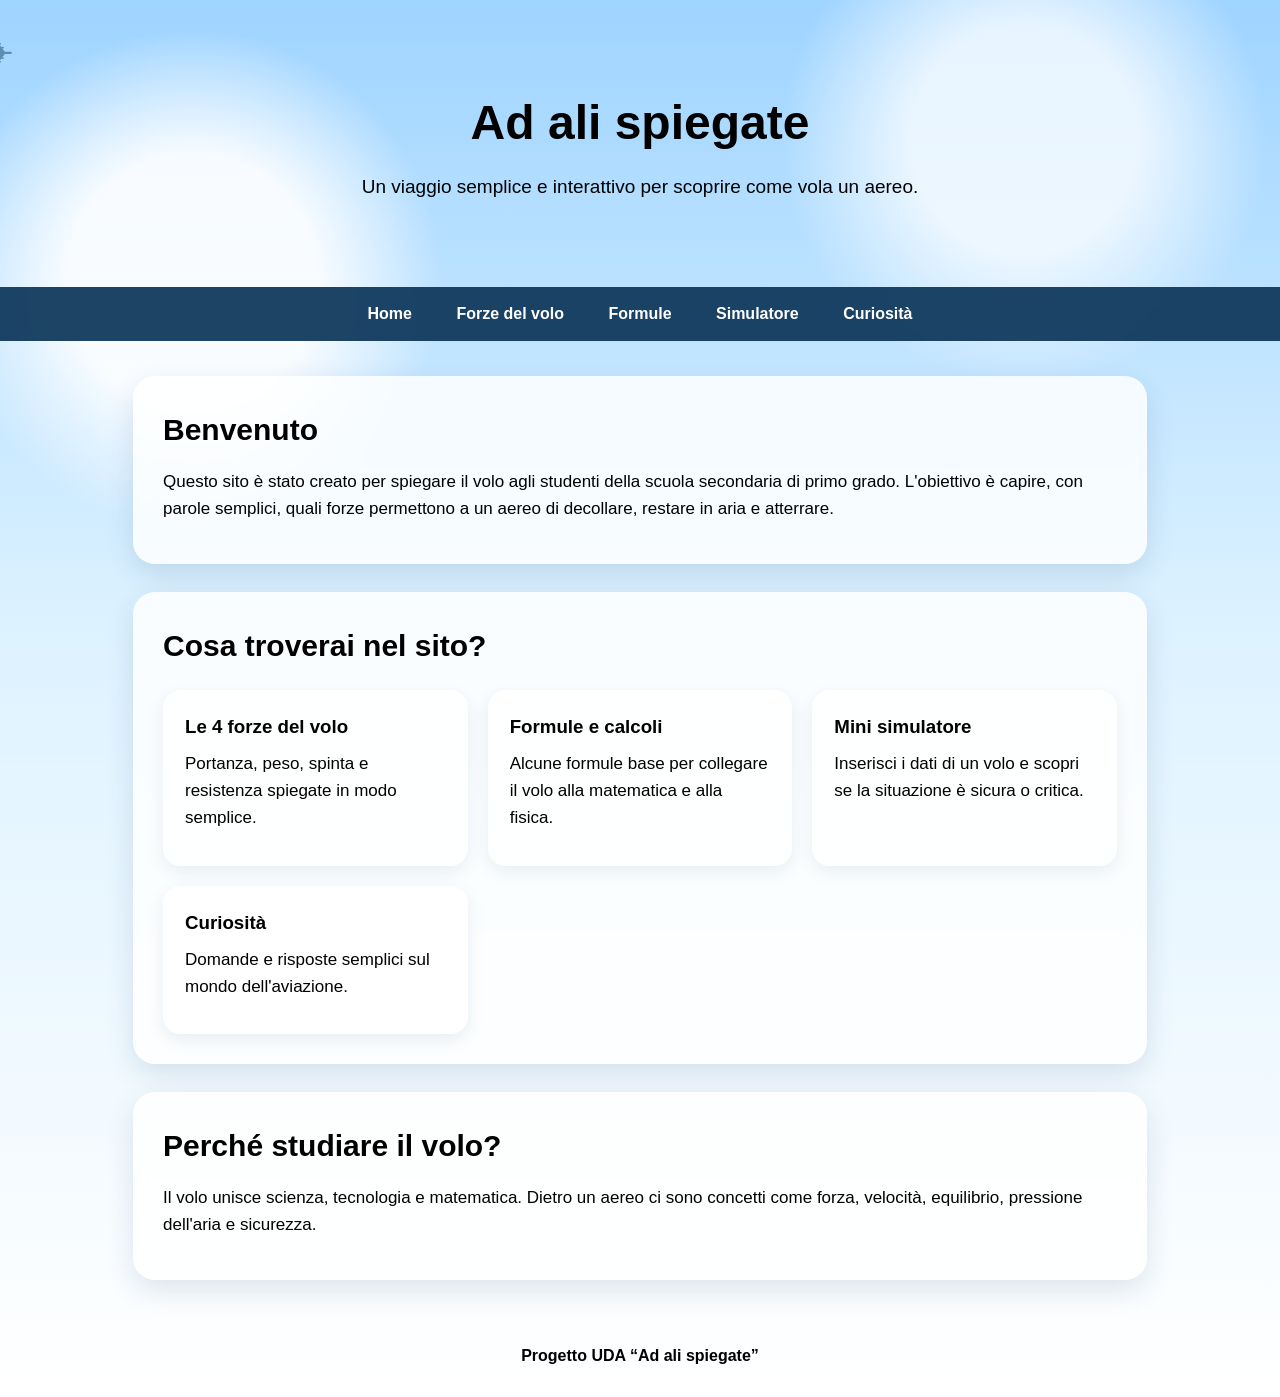
<file: index.html>
<!DOCTYPE html>
<html lang="it">
<head>
  <meta charset="UTF-8">
  <meta name="viewport" content="width=device-width, initial-scale=1.0">
  <title>Ad ali spiegate</title>
  <link rel="stylesheet" href="style.css">
</head>

<body>

<header class="header">
  <div class="plane" id="plane">✈ <div class="trail"></div></div>
  <h1>Ad ali spiegate</h1>
  <p>Un viaggio semplice e interattivo per scoprire come vola un aereo.</p>
</header>

<nav class="nav">
  <a href="index.html">Home</a>
  <a href="forze.html">Forze del volo</a>
  <a href="formule.html">Formule</a>
  <a href="simulatore.html">Simulatore</a>
  <a href="curiosita.html">Curiosità</a>
</nav>

<main class="container">

  <section class="section">
    <h2>Benvenuto</h2>
    <p>
      Questo sito è stato creato per spiegare il volo agli studenti della scuola secondaria di primo grado.
      L'obiettivo è capire, con parole semplici, quali forze permettono a un aereo di decollare,
      restare in aria e atterrare.
    </p>
  </section>

  <section class="section">
    <h2>Cosa troverai nel sito?</h2>

    <div class="card-list">
      <a class="card-link" href="forze.html">
        <h3>Le 4 forze del volo</h3>
        <p>Portanza, peso, spinta e resistenza spiegate in modo semplice.</p>
      </a>

      <a class="card-link" href="formule.html">
        <h3>Formule e calcoli</h3>
        <p>Alcune formule base per collegare il volo alla matematica e alla fisica.</p>
      </a>

      <a class="card-link" href="simulatore.html">
        <h3>Mini simulatore</h3>
        <p>Inserisci i dati di un volo e scopri se la situazione è sicura o critica.</p>
      </a>

      <a class="card-link" href="curiosita.html">
        <h3>Curiosità</h3>
        <p>Domande e risposte semplici sul mondo dell'aviazione.</p>
      </a>
    </div>
  </section>

  <section class="section">
    <h2>Perché studiare il volo?</h2>
    <p>
      Il volo unisce scienza, tecnologia e matematica. Dietro un aereo ci sono concetti come forza,
      velocità, equilibrio, pressione dell'aria e sicurezza.
    </p>
  </section>

</main>

<footer class="footer">
  <p>Progetto UDA “Ad ali spiegate”</p>
</footer>

<script src="aereo.js"></script>
</body>
</html>
</file>
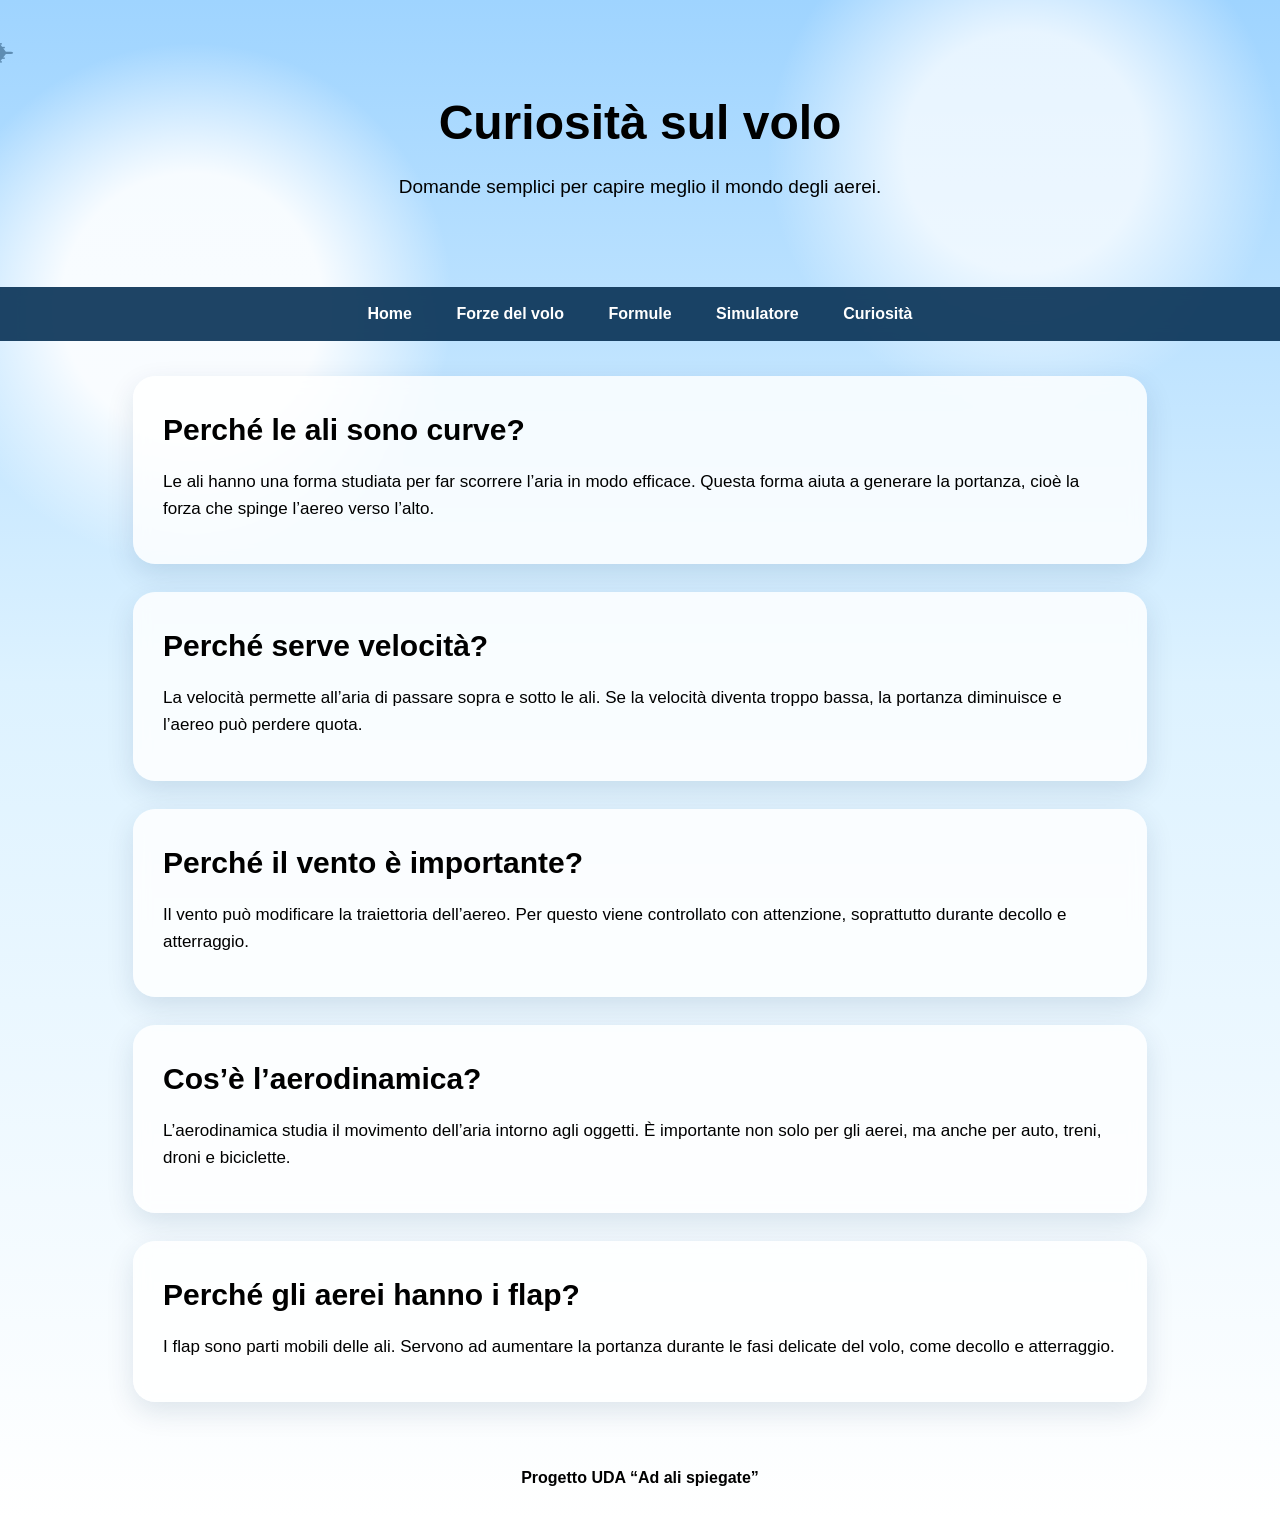
<file: curiosita.html>
<!DOCTYPE html>
<html lang="it">
<head>
  <meta charset="UTF-8">
  <meta name="viewport" content="width=device-width, initial-scale=1.0">
  <title>Curiosità sul volo</title>
  <link rel="stylesheet" href="style.css">
</head>

<body>

<header class="header">
  <div class="plane" id="plane">✈ <div class="trail"></div></div>
  <h1>Curiosità sul volo</h1>
  <p>Domande semplici per capire meglio il mondo degli aerei.</p>
</header>

<nav class="nav">
  <a href="index.html">Home</a>
  <a href="forze.html">Forze del volo</a>
  <a href="formule.html">Formule</a>
  <a href="simulatore.html">Simulatore</a>
  <a href="curiosita.html">Curiosità</a>
</nav>

<main class="container">

  <section class="section">
    <h2>Perché le ali sono curve?</h2>
    <p>
      Le ali hanno una forma studiata per far scorrere l’aria in modo efficace.
      Questa forma aiuta a generare la portanza, cioè la forza che spinge l’aereo verso l’alto.
    </p>
  </section>

  <section class="section">
    <h2>Perché serve velocità?</h2>
    <p>
      La velocità permette all’aria di passare sopra e sotto le ali.
      Se la velocità diventa troppo bassa, la portanza diminuisce e l’aereo può perdere quota.
    </p>
  </section>

  <section class="section">
    <h2>Perché il vento è importante?</h2>
    <p>
      Il vento può modificare la traiettoria dell’aereo.
      Per questo viene controllato con attenzione, soprattutto durante decollo e atterraggio.
    </p>
  </section>

  <section class="section">
    <h2>Cos’è l’aerodinamica?</h2>
    <p>
      L’aerodinamica studia il movimento dell’aria intorno agli oggetti.
      È importante non solo per gli aerei, ma anche per auto, treni, droni e biciclette.
    </p>
  </section>

  <section class="section">
    <h2>Perché gli aerei hanno i flap?</h2>
    <p>
      I flap sono parti mobili delle ali.
      Servono ad aumentare la portanza durante le fasi delicate del volo, come decollo e atterraggio.
    </p>
  </section>

</main>

<footer class="footer">
  <p>Progetto UDA “Ad ali spiegate”</p>
</footer>

<script src="aereo.js"></script>
</body>
</html>
</file>
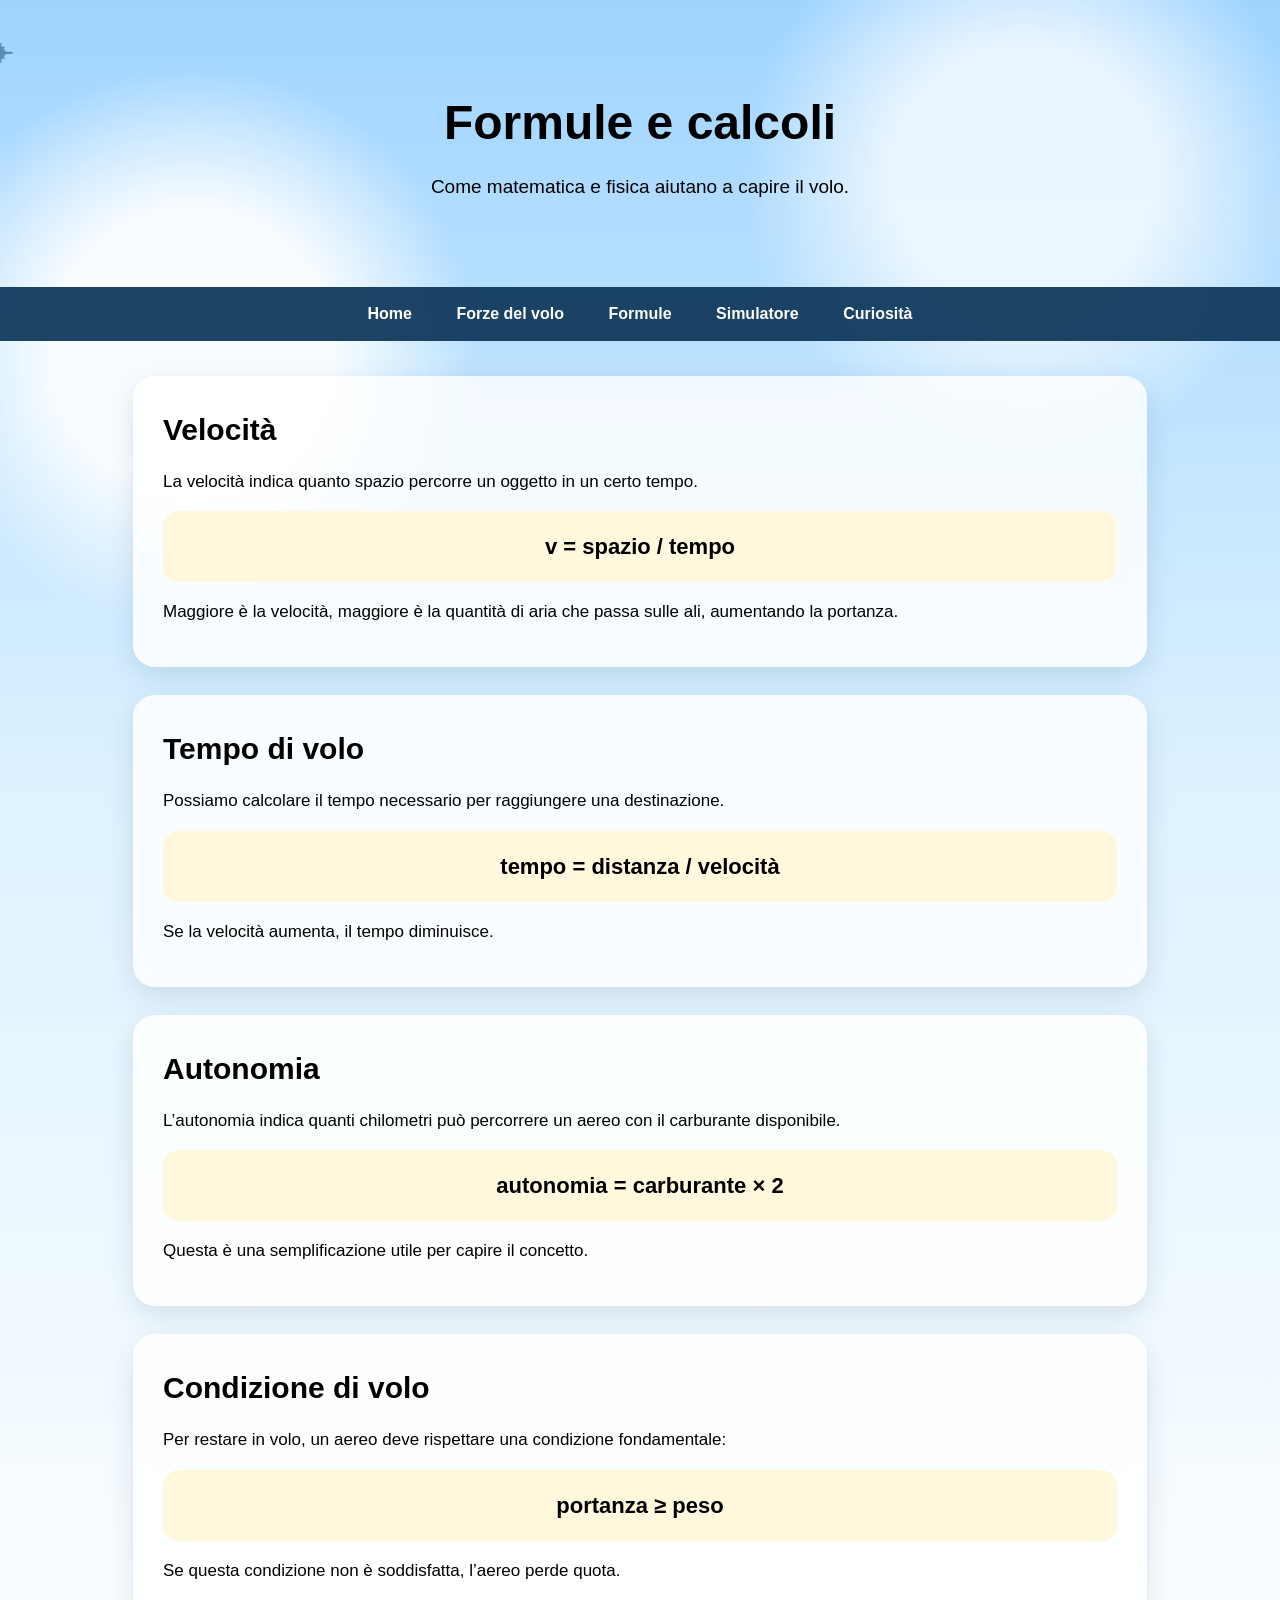
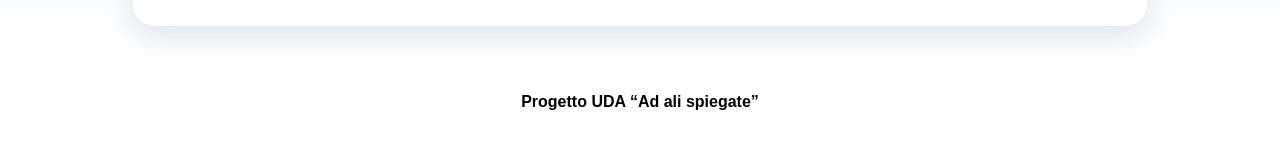
<file: formule.html>
<!DOCTYPE html>
<html lang="it">
<head>
  <meta charset="UTF-8">
  <meta name="viewport" content="width=device-width, initial-scale=1.0">
  <title>Formule del volo</title>
  <link rel="stylesheet" href="style.css">
</head>

<body>

<header class="header">
  <div class="plane" id="plane">✈ <div class="trail"></div></div>
  <h1>Formule e calcoli</h1>
  <p>Come matematica e fisica aiutano a capire il volo.</p>
</header>

<nav class="nav">
  <a href="index.html">Home</a>
  <a href="forze.html">Forze del volo</a>
  <a href="formule.html">Formule</a>
  <a href="simulatore.html">Simulatore</a>
  <a href="curiosita.html">Curiosità</a>
</nav>

<main class="container">

  <section class="section">
    <h2>Velocità</h2>
    <p>
      La velocità indica quanto spazio percorre un oggetto in un certo tempo.
    </p>

    <div class="formula-box">
      v = spazio / tempo
    </div>

    <p>
      Maggiore è la velocità, maggiore è la quantità di aria che passa sulle ali,
      aumentando la portanza.
    </p>
  </section>

  <section class="section">
    <h2>Tempo di volo</h2>
    <p>
      Possiamo calcolare il tempo necessario per raggiungere una destinazione.
    </p>

    <div class="formula-box">
      tempo = distanza / velocità
    </div>

    <p>
      Se la velocità aumenta, il tempo diminuisce.
    </p>
  </section>

  <section class="section">
    <h2>Autonomia</h2>
    <p>
      L’autonomia indica quanti chilometri può percorrere un aereo con il carburante disponibile.
    </p>

    <div class="formula-box">
      autonomia = carburante × 2
    </div>

    <p>
      Questa è una semplificazione utile per capire il concetto.
    </p>
  </section>

  <section class="section">
    <h2>Condizione di volo</h2>
    <p>
      Per restare in volo, un aereo deve rispettare una condizione fondamentale:
    </p>

    <div class="formula-box">
      portanza ≥ peso
    </div>

    <p>
      Se questa condizione non è soddisfatta, l’aereo perde quota.
    </p>
  </section>

</main>

<footer class="footer">
  <p>Progetto UDA “Ad ali spiegate”</p>
</footer>

<script src="aereo.js"></script>
</body>
</html>
</file>
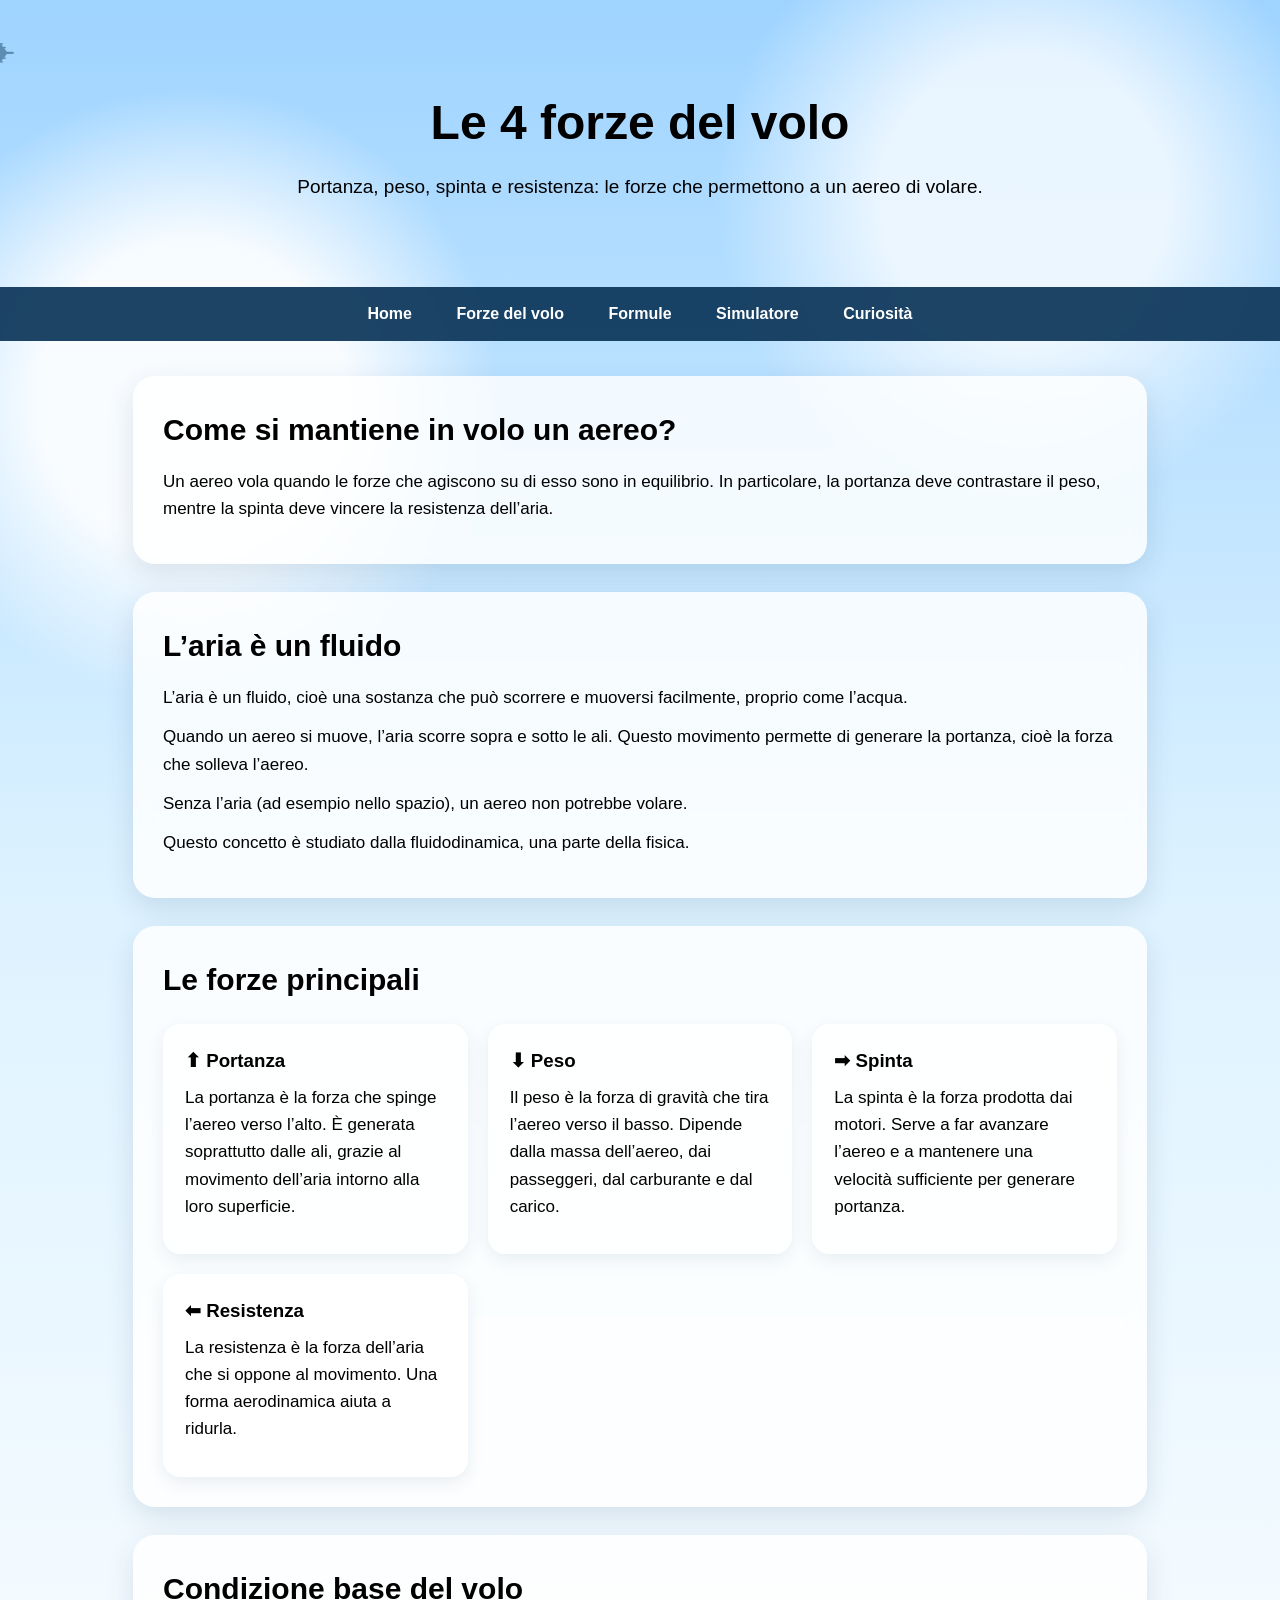
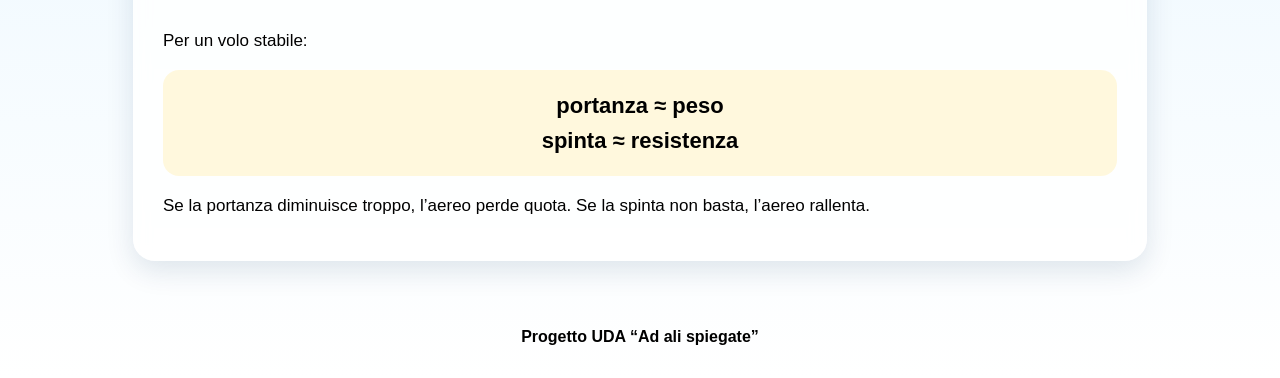
<file: forze.html>
<!DOCTYPE html>
<html lang="it">
<head>
  <meta charset="UTF-8">
  <meta name="viewport" content="width=device-width, initial-scale=1.0">
  <title>Le forze del volo</title>
  <link rel="stylesheet" href="style.css">
</head>

<body>

<header class="header">
  <div class="plane" id="plane">✈ <div class="trail"></div></div>
  <h1>Le 4 forze del volo</h1>
  <p>Portanza, peso, spinta e resistenza: le forze che permettono a un aereo di volare.</p>
  
</header>

<nav class="nav">
  <a href="index.html">Home</a>
  <a href="forze.html">Forze del volo</a>
  <a href="formule.html">Formule</a>
  <a href="simulatore.html">Simulatore</a>
  <a href="curiosita.html">Curiosità</a>
</nav>

<main class="container">

  <section class="section">
<h2>Come si mantiene in volo un aereo?</h2>
      
    <p>
      Un aereo vola quando le forze che agiscono su di esso sono in equilibrio.
      In particolare, la portanza deve contrastare il peso, mentre la spinta deve vincere la resistenza dell’aria.
    </p>
  </section>
    
<section class="section">
  <h2>L’aria è un fluido</h2>

  <p>
    L’aria è un fluido, cioè una sostanza che può scorrere e muoversi facilmente,
    proprio come l’acqua.
  </p>

  <p>
    Quando un aereo si muove, l’aria scorre sopra e sotto le ali.
    Questo movimento permette di generare la portanza, cioè la forza che solleva l’aereo.
  </p>

  <p>
    Senza l’aria (ad esempio nello spazio), un aereo non potrebbe volare.
  </p>
  <p>
    Questo concetto è studiato dalla fluidodinamica, una parte della fisica.
  </p>
</section>
    
  <section class="section">
    <h2>Le forze principali</h2>

    <div class="card-list">

      <div class="card">
        <h3>⬆ Portanza</h3>
        <p>
          La portanza è la forza che spinge l’aereo verso l’alto.
          È generata soprattutto dalle ali, grazie al movimento dell’aria intorno alla loro superficie.
        </p>
      </div>

      <div class="card">
        <h3>⬇ Peso</h3>
        <p>
          Il peso è la forza di gravità che tira l’aereo verso il basso.
          Dipende dalla massa dell’aereo, dai passeggeri, dal carburante e dal carico.
        </p>
      </div>

      <div class="card">
        <h3>➡ Spinta</h3>
        <p>
          La spinta è la forza prodotta dai motori.
          Serve a far avanzare l’aereo e a mantenere una velocità sufficiente per generare portanza.
        </p>
      </div>

      <div class="card">
        <h3>⬅ Resistenza</h3>
        <p>
          La resistenza è la forza dell’aria che si oppone al movimento.
          Una forma aerodinamica aiuta a ridurla.
        </p>
      </div>

    </div>
  </section>

  <section class="section">
    <h2>Condizione base del volo</h2>
    <p>
      Per un volo stabile:
    </p>

    <div class="formula-box">
      portanza ≈ peso<br>
      spinta ≈ resistenza
    </div>

    <p>
      Se la portanza diminuisce troppo, l’aereo perde quota.
      Se la spinta non basta, l’aereo rallenta.
    </p>
  </section>

</main>

<footer class="footer">
  <p>Progetto UDA “Ad ali spiegate”</p>
</footer>

<script src="aereo.js"></script>
</body>
</html>
</file>
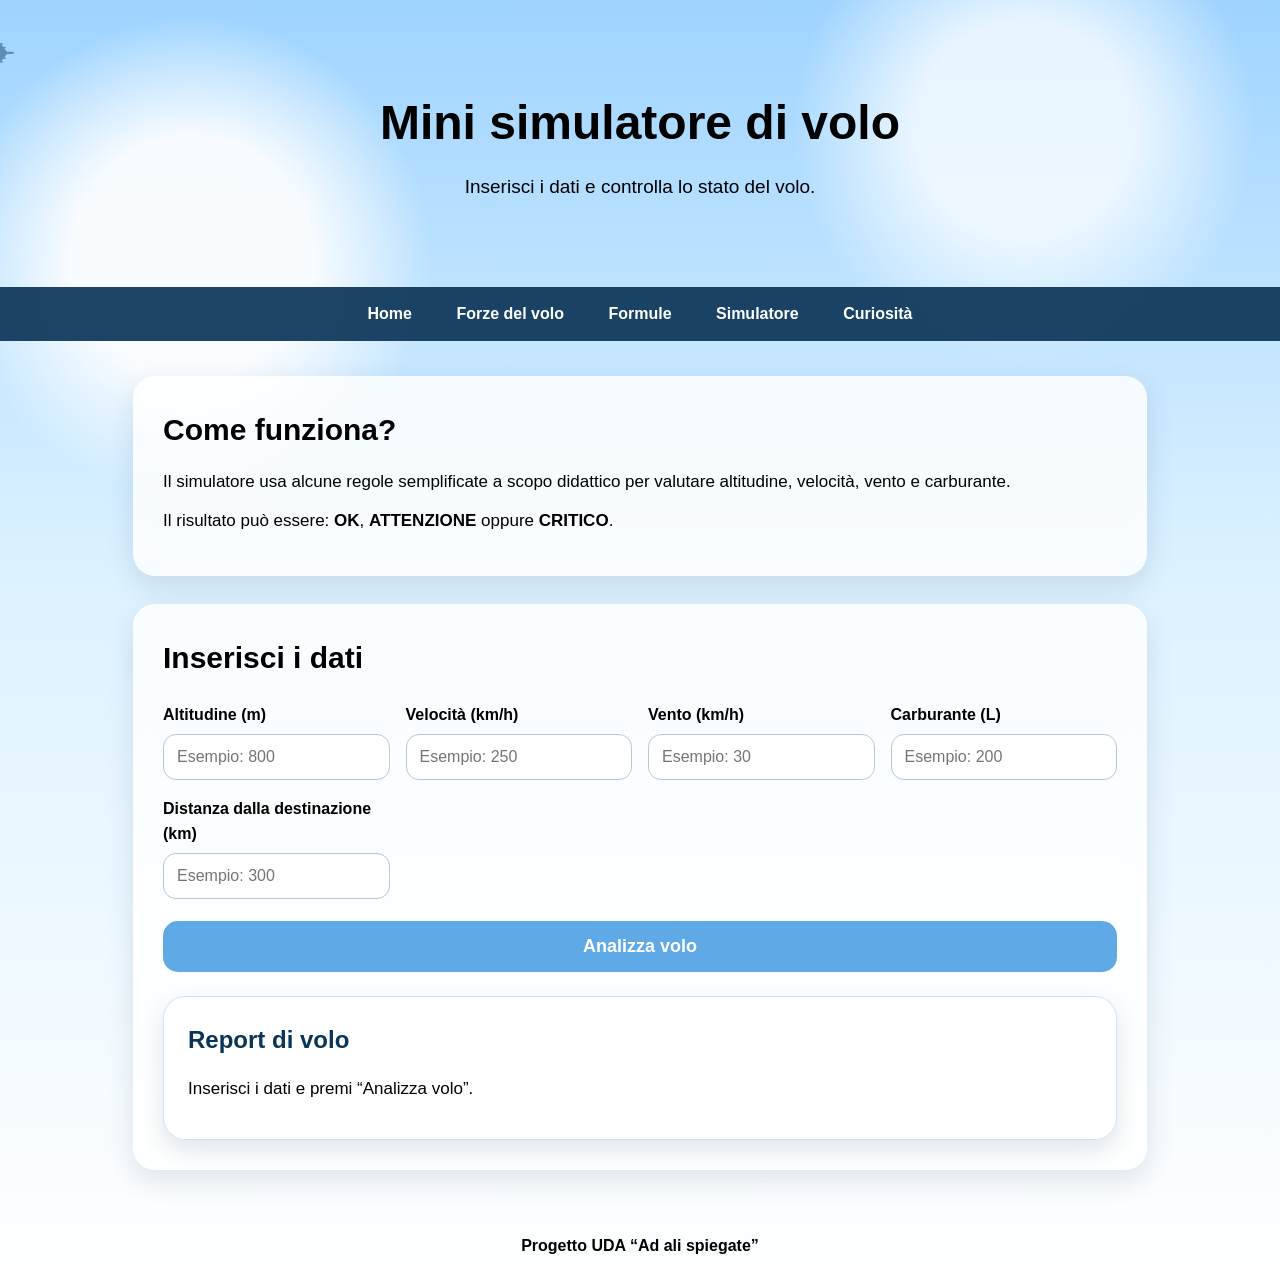
<file: simulatore.html>
<!DOCTYPE html>
<html lang="it">
<head>
  <meta charset="UTF-8">
  <meta name="viewport" content="width=device-width, initial-scale=1.0">
  <title>Simulatore di volo</title>
  <link rel="stylesheet" href="style.css">
</head>

<body>

<header class="header">
  <div class="plane" id="plane">✈ <div class="trail"></div></div>
  <h1>Mini simulatore di volo</h1>
  <p>Inserisci i dati e controlla lo stato del volo.</p>
</header>

<nav class="nav">
  <a href="index.html">Home</a>
  <a href="forze.html">Forze del volo</a>
  <a href="formule.html">Formule</a>
  <a href="simulatore.html">Simulatore</a>
  <a href="curiosita.html">Curiosità</a>
</nav>

<main class="container">

  <section class="section">
    <h2>Come funziona?</h2>
    <p>
      Il simulatore usa alcune regole semplificate a scopo didattico per valutare altitudine,
      velocità, vento e carburante.
    </p>

    <p>
      Il risultato può essere:
      <strong>OK</strong>, <strong>ATTENZIONE</strong> oppure <strong>CRITICO</strong>.
    </p>
  </section>

  <section class="section">
    <h2>Inserisci i dati</h2>

    <div class="form-grid">
      <label>
        Altitudine (m)
        <input type="number" id="altitudine" placeholder="Esempio: 800">
      </label>

      <label>
        Velocità (km/h)
        <input type="number" id="velocita" placeholder="Esempio: 250">
      </label>

      <label>
        Vento (km/h)
        <input type="number" id="vento" placeholder="Esempio: 30">
      </label>

      <label>
        Carburante (L)
        <input type="number" id="carburante" placeholder="Esempio: 200">
      </label>

      <label>
        Distanza dalla destinazione (km)
        <input type="number" id="distanza" placeholder="Esempio: 300">
      </label>
    </div>

 <button class="button" onclick="analizzaVolo()">Analizza volo</button>

    <div id="risultato" class="dashboard">
      <div class="dashboard-title">Report di volo</div>
      <p>Inserisci i dati e premi “Analizza volo”.</p>
    </div>
  </section>

</main>

<footer class="footer">
  <p>Progetto UDA “Ad ali spiegate”</p>
</footer>

<script src="aereo.js"></script>
<script src="script.js"></script>
</body>
</html>
</file>
<file: style.css>
* {
  box-sizing: border-box;
  margin: 0;
  padding: 0;
}

:root {
* {
  box-sizing: border-box;
  margin: 0;
  padding: 0;
}

:root {
  --blu-scuro: #0B3558;
  --blu: #1F7AC0;
  --azzurro: #DDF2FF;
  --bianco: #FFFFFF;
  --testo: #102033;
  --giallo: #FFC857;
  --verde: #087A3F;
  --rosso: #B00020;
}

body {
  font-family: Arial, sans-serif;
  color: var(--testo);
  line-height: 1.6;
  background:
    radial-gradient(circle at 15% 20%, rgba(255,255,255,0.9) 0 8%, transparent 16%),
    radial-gradient(circle at 80% 10%, rgba(255,255,255,0.75) 0 7%, transparent 15%),
    linear-gradient(180deg, #9FD4FF 0%, #DDF2FF 45%, #FFFFFF 100%);
  min-height: 100vh;
}

/* HEADER */
.header {
  position: relative;
  text-align: center;
  padding: 85px 20px;
  color: var(--blu-scuro);
  overflow: hidden;
}

.header h1 {
  position: relative;
  z-index: 2;
  font-size: 48px;
  margin-bottom: 10px;
}

.header p {
  position: relative;
  z-index: 2;
  font-size: 19px;
}

/* AEREO ANIMATO */
.plane {
  position: absolute;
  top: 25px;
  left: -80px;
  font-size: 36px;
  color: #0B3558;
  opacity: 0.45;
  z-index: 5;
}

.trail {
  position: absolute;
  top: 50%;
  left: -140px;
  width: 140px;
  height: 6px;

  background: radial-gradient(
    ellipse at right,
    rgba(255,255,255,0.8),
    rgba(255,255,255,0)
  );

  transform: translateY(-50%);
}

/* NAV */
.nav {
  background: rgba(11, 53, 88, 0.92);
  text-align: center;
  padding: 14px;
  position: sticky;
  top: 0;
  z-index: 10;
  backdrop-filter: blur(8px);
}

.nav a {
  color: white;
  text-decoration: none;
  font-weight: bold;
  margin: 0 10px;
  padding: 7px 10px;
  border-radius: 10px;
}

.nav a:hover {
  background-color: var(--giallo);
  color: var(--blu-scuro);
}

/* LAYOUT */
.container {
  max-width: 1050px;
  margin: 35px auto;
  padding: 0 18px;
}

.section {
  background: rgba(255, 255, 255, 0.82);
  margin-bottom: 28px;
  padding: 30px;
  border-radius: 22px;
  backdrop-filter: blur(8px);
  box-shadow: 0 10px 28px rgba(11, 53, 88, 0.12);
}

.section h2 {
  color: var(--blu-scuro);
  font-size: 30px;
  margin-bottom: 14px;
}

.section p {
  font-size: 17px;
  margin-bottom: 12px;
}

/* CARD */
.card-list {
  display: grid;
  grid-template-columns: repeat(auto-fit, minmax(230px, 1fr));
  gap: 20px;
  margin-top: 20px;
}

.card,
.card-link {
  background: rgba(255, 255, 255, 0.78);
  border-radius: 18px;
  padding: 22px;
  border-top: 4px solid var(--blu);
  box-shadow: 0 6px 18px rgba(11, 53, 88, 0.08);
}

.card-link {
  display: block;
  text-decoration: none;
  color: var(--testo);
  transition: 0.2s;
}

.card-link:hover {
  transform: translateY(-5px);
  border-top-color: var(--giallo);
}

.card h3,
.card-link h3 {
  color: var(--blu-scuro);
  margin-bottom: 8px;
}

/* FORMULE */
.formula-box {
  background: rgba(255, 248, 220, 0.95);
  border-left: 6px solid var(--giallo);
  color: var(--blu-scuro);
  font-weight: bold;
  font-size: 22px;
  padding: 18px;
  border-radius: 16px;
  text-align: center;
  margin: 16px 0;
}

/* SIMULATORE */
.form-grid {
  display: grid;
  grid-template-columns: repeat(auto-fit, minmax(210px, 1fr));
  gap: 16px;
  margin-top: 20px;
}

label {
  font-weight: bold;
  color: var(--blu-scuro);
}

input {
  width: 100%;
  margin-top: 6px;
  padding: 13px;
  border-radius: 13px;
  border: 1px solid #B8C7D6;
  font-size: 16px;
  background: rgba(255,255,255,0.9);
}

input:focus {
  outline: 2px solid var(--blu);
  border-color: var(--blu);
}

.button {
  display: block;
  width: 100%;
  margin-top: 22px;
  padding: 15px;

  background-color: #5FA9E6; /* blu più soft */

  color: #FFFFFF;
  border: none;
  border-radius: 15px;
  font-size: 18px;
  font-weight: bold;
  text-align: center;
  cursor: pointer;
}

.button:hover {
  transform: translateY(-2px);
  transition: 0.2s;
}

.result-box {
  margin-top: 24px;
  padding: 22px;
  background: rgba(255,255,255,0.85);
  border-radius: 18px;
  border: 1px solid rgba(31,122,192,0.25);
}

/* STATI */
.ok {
  color: var(--verde);
  font-weight: bold;
}

.attenzione {
  color: #B57600;
  font-weight: bold;
}

.critico {
  color: var(--rosso);
  font-weight: bold;
}

/* FOOTER */
.footer {
  text-align: center;
  padding: 28px;
  color: var(--blu-scuro);
  font-weight: bold;
}

/* MOBILE */
@media (max-width: 650px) {
  .header {
    padding: 65px 18px;
  }

  .header h1 {
    font-size: 34px;
  }

  .header p {
    font-size: 16px;
  }

  .nav a {
    display: inline-block;
    margin: 5px;
    font-size: 14px;
  }

  .section {
    padding: 22px;
  }

  .section h2 {
    font-size: 25px;
  }
}
  
.dashboard {
  margin-top: 24px;
  padding: 24px;
  background: rgba(255, 255, 255, 0.88);
  border-radius: 22px;
  box-shadow: 0 10px 25px rgba(11, 53, 88, 0.12);
  border: 1px solid rgba(31, 122, 192, 0.2);
}

.dashboard-title {
  font-size: 24px;
  font-weight: bold;
  color: #0B3558;
  margin-bottom: 16px;
}

.dashboard-grid {
  display: grid;
  grid-template-columns: repeat(auto-fit, minmax(160px, 1fr));
  gap: 14px;
}

.dashboard-card {
  background: #F6FBFF;
  padding: 16px;
  border-radius: 16px;
  border-left: 5px solid #1F7AC0;
}

.dashboard-card h3 {
  font-size: 16px;
  color: #0B3558;
  margin-bottom: 6px;
}

.dashboard-card p {
  font-size: 20px;
  font-weight: bold;
}

.dashboard-final {
  margin-top: 18px;
  padding: 18px;
  border-radius: 16px;
  background: #EAF4FF;
  text-align: center;
  font-size: 22px;
  font-weight: bold;
}
</file>
